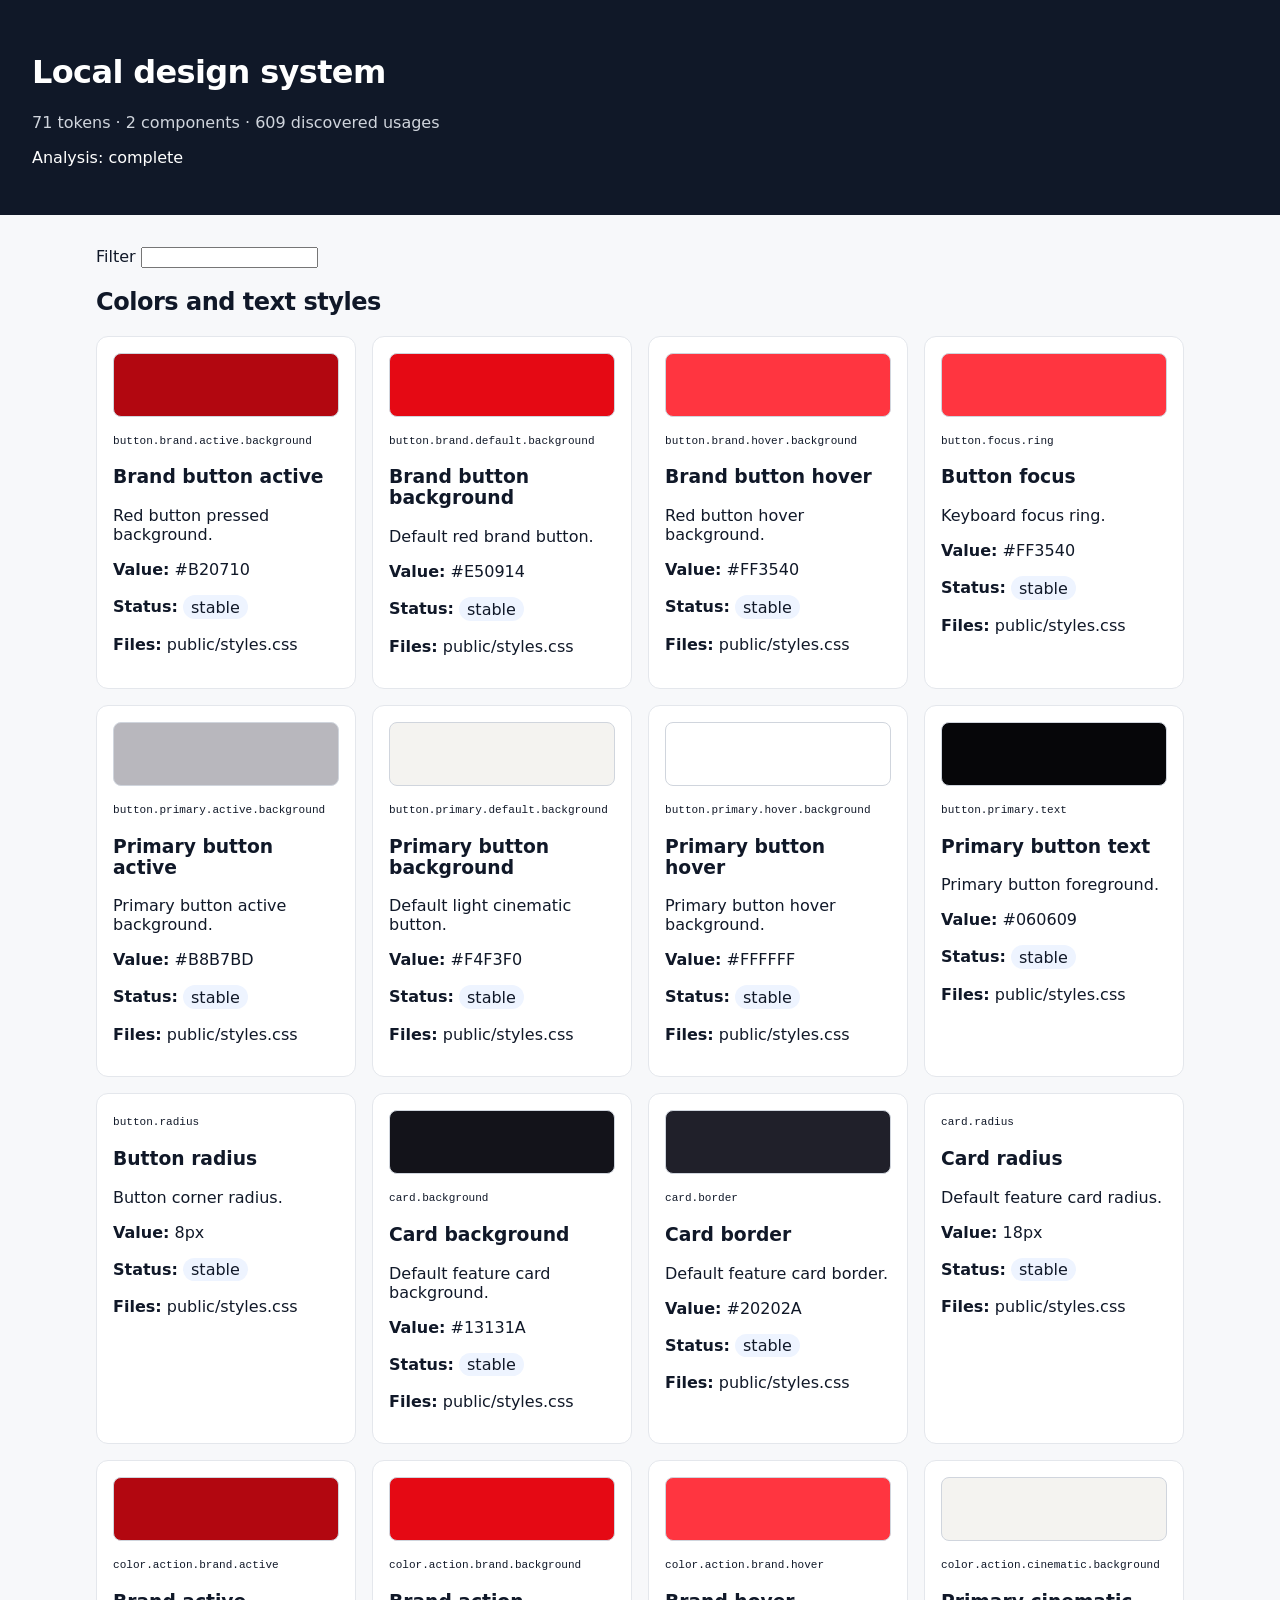
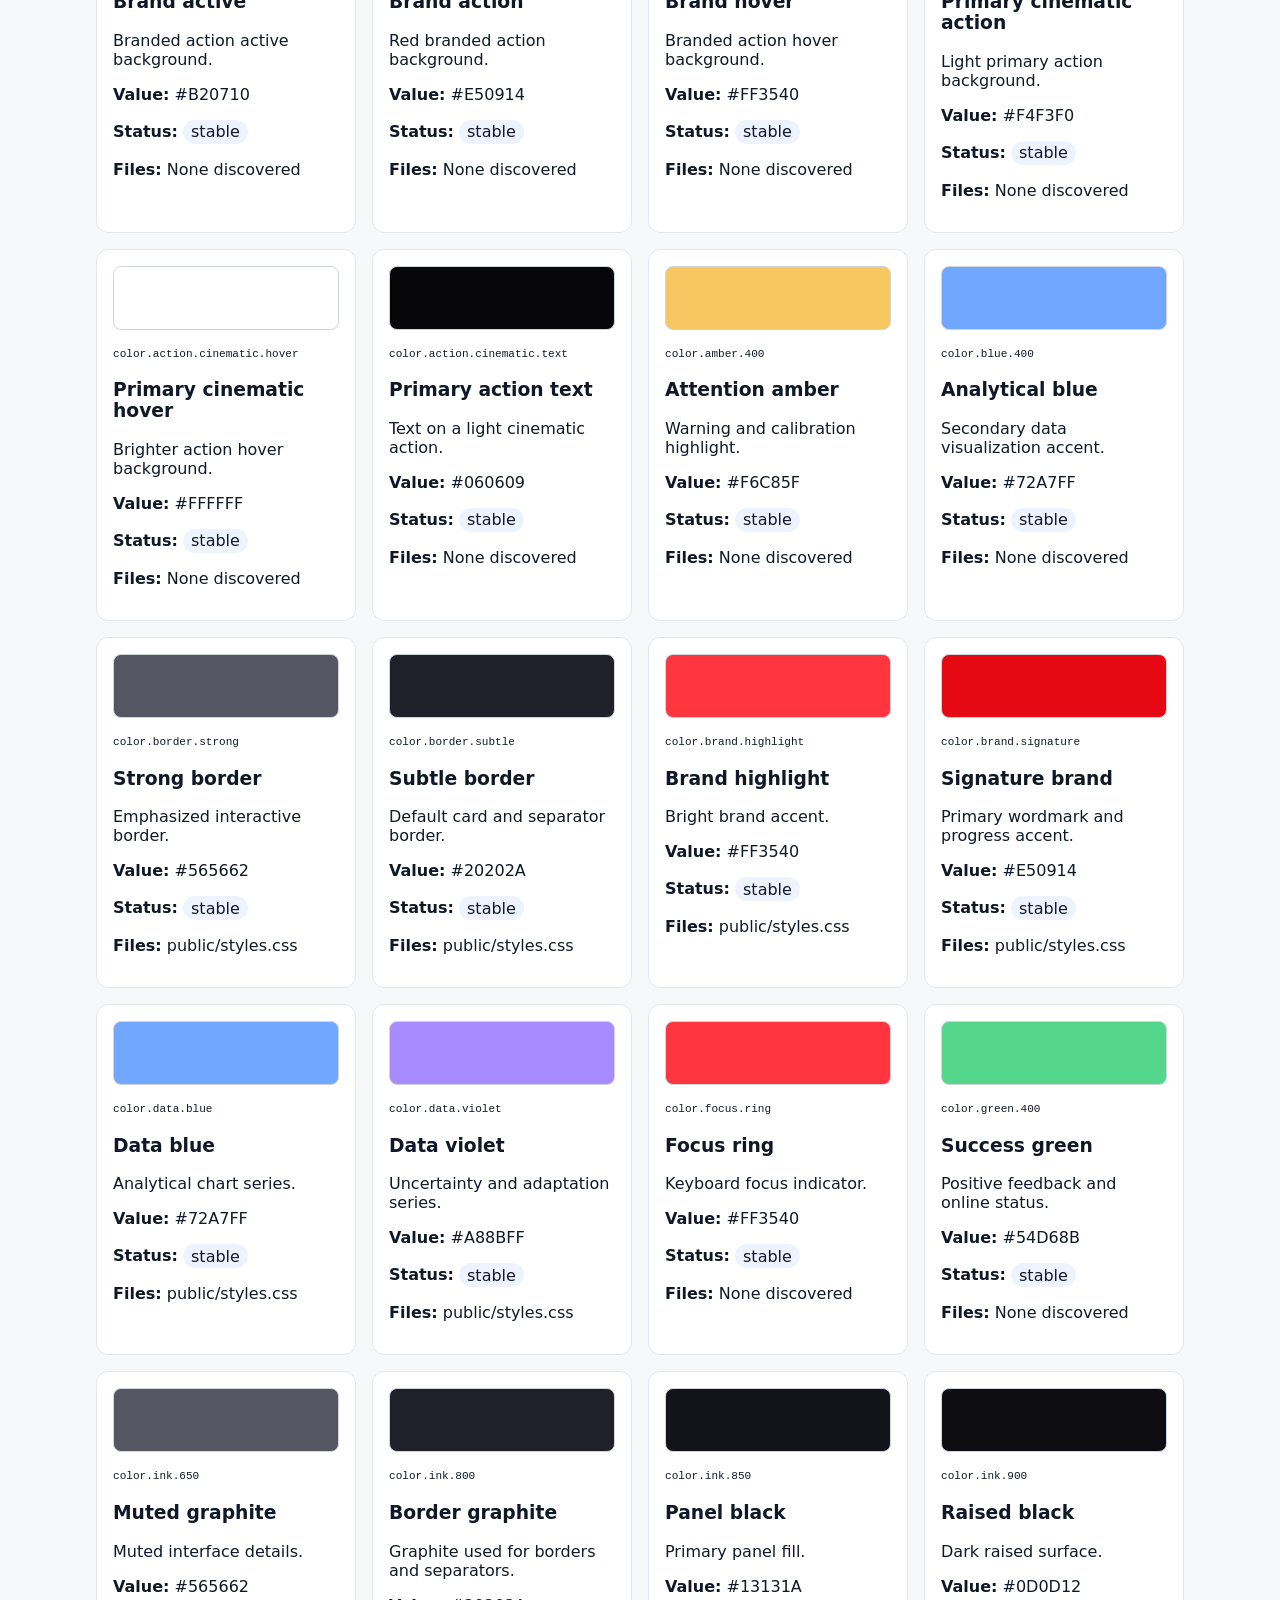
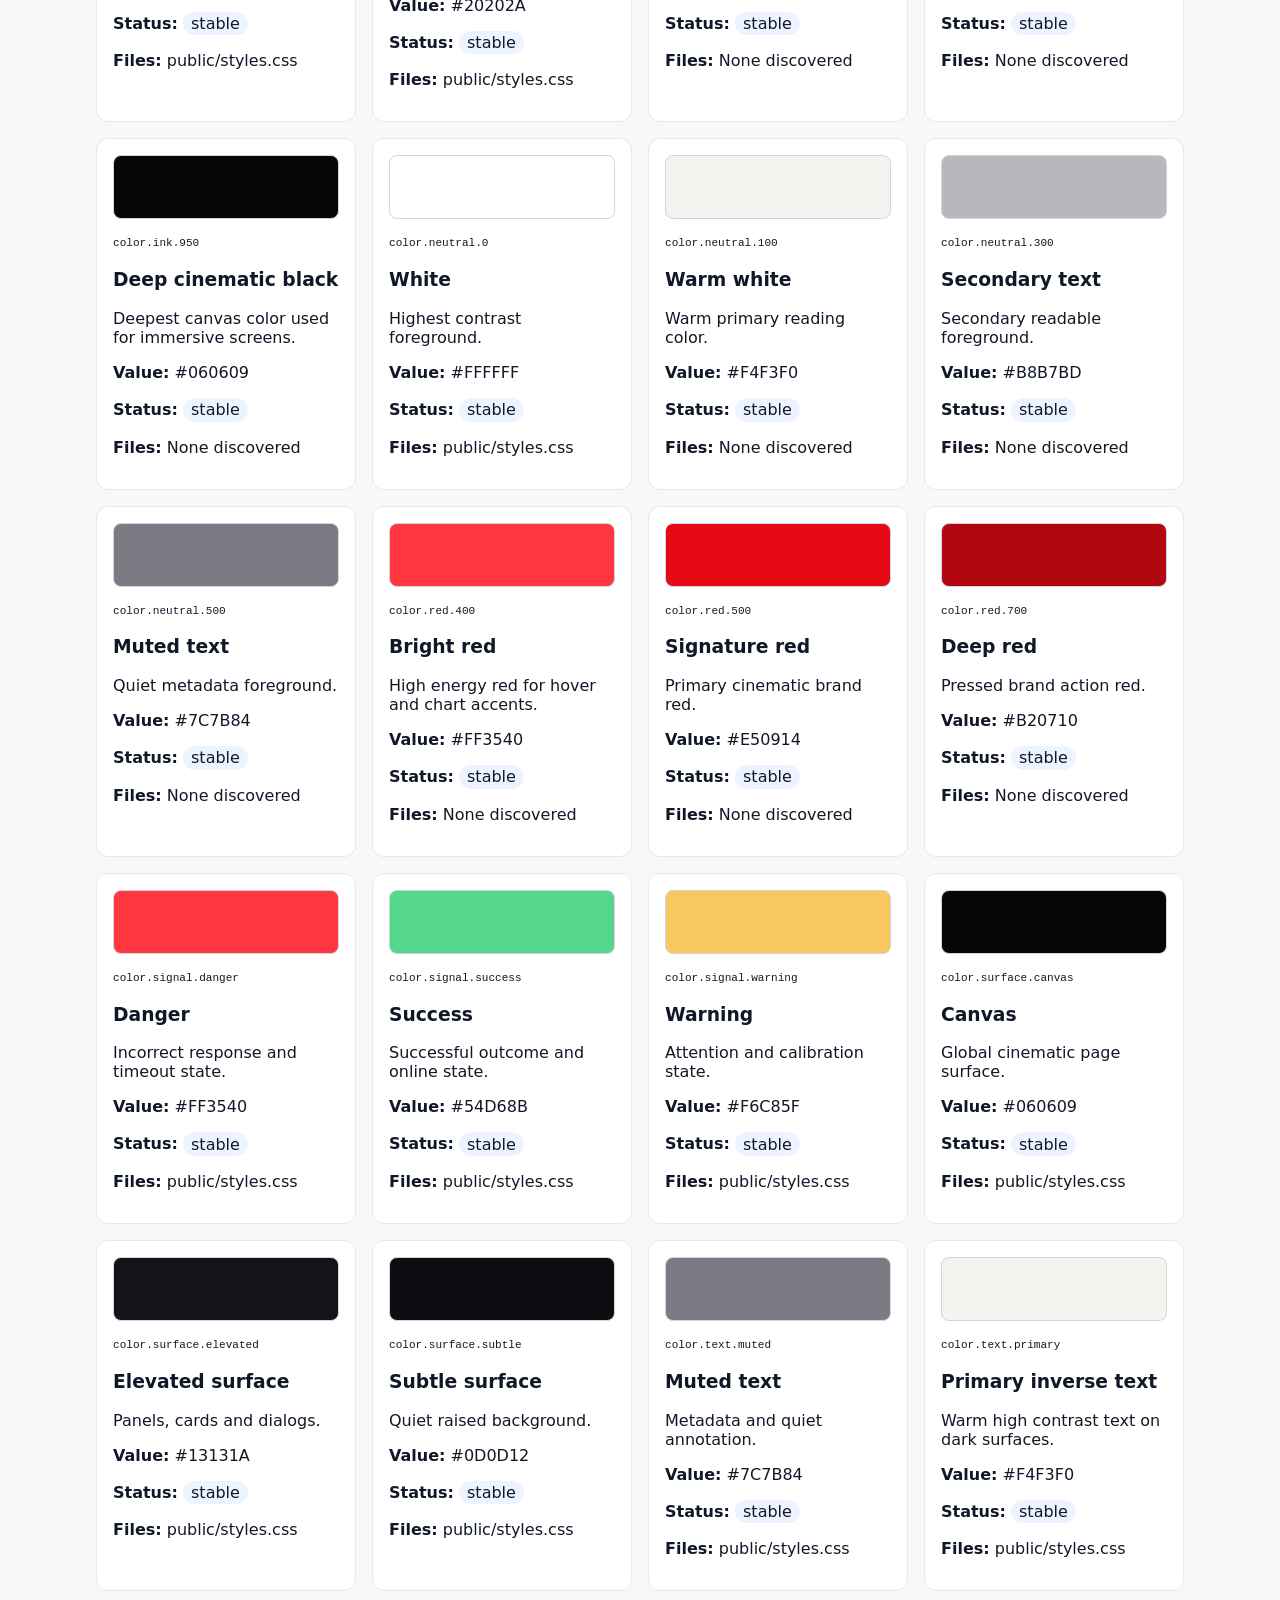
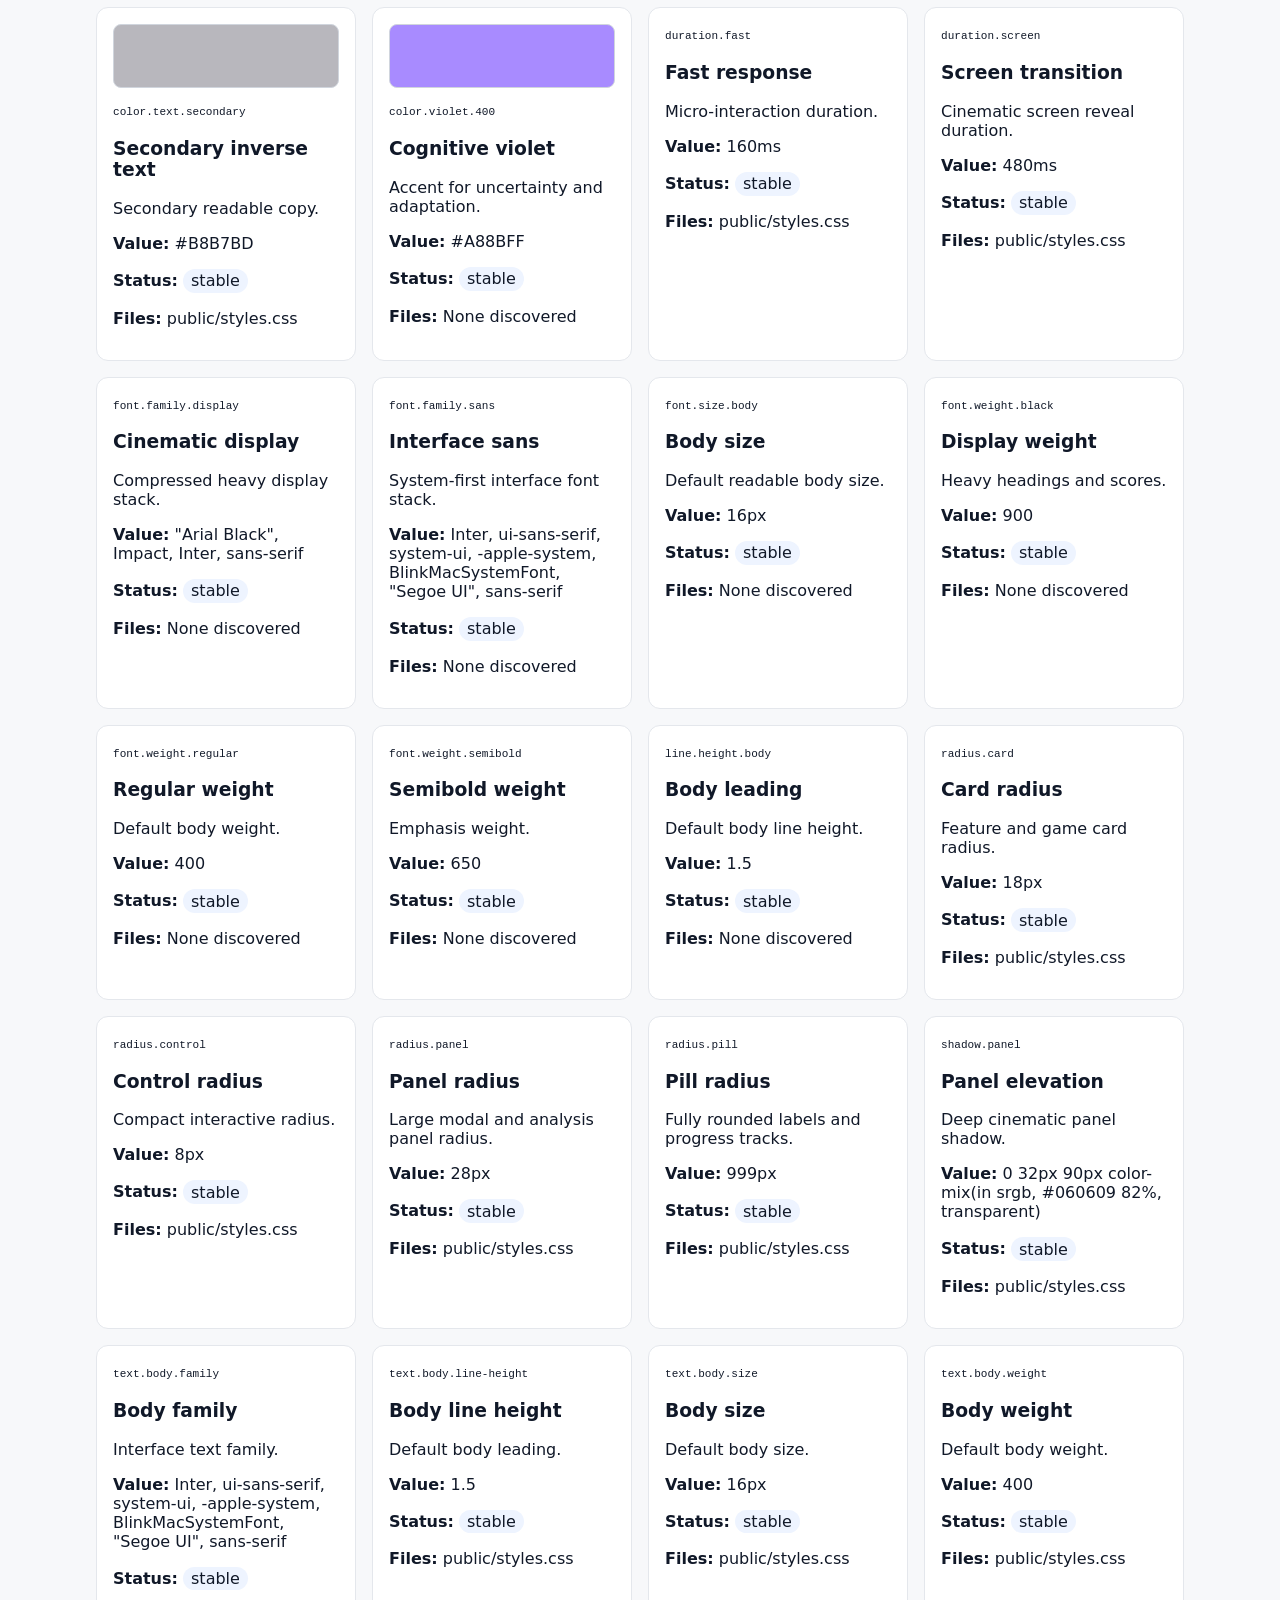
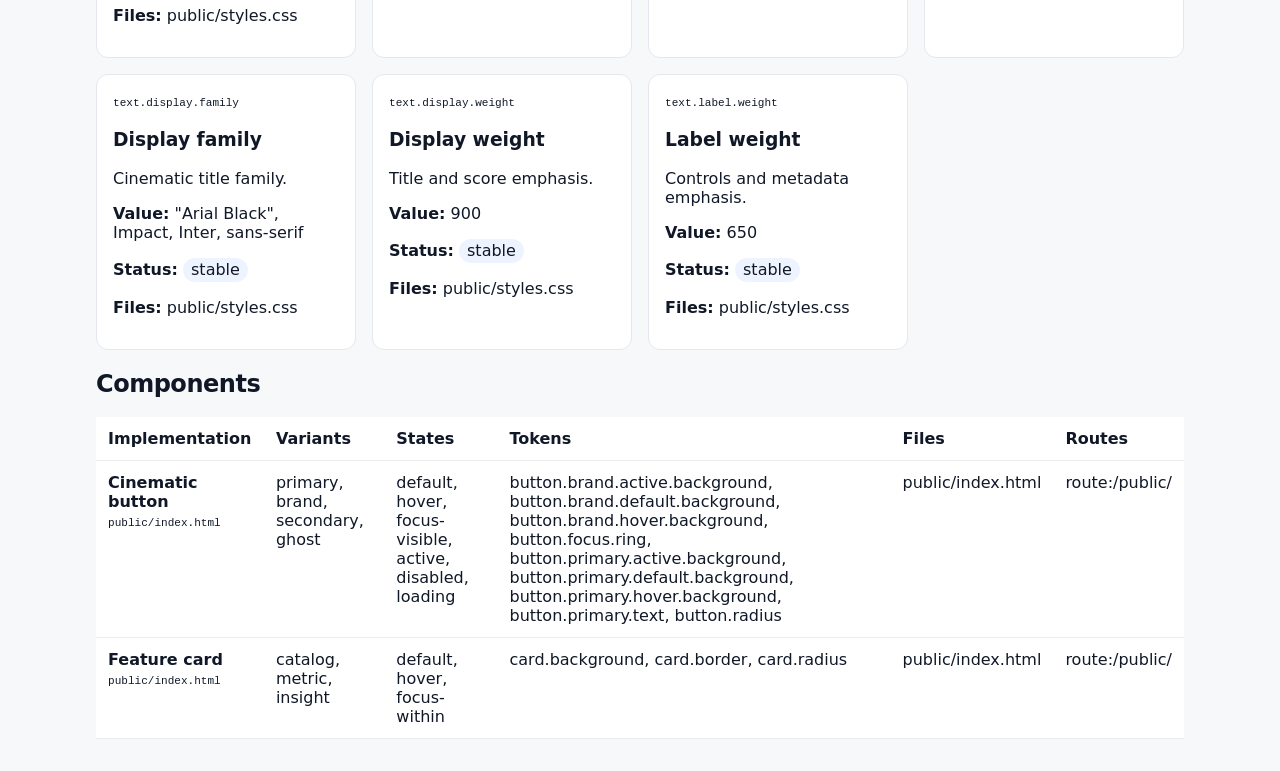
<file: .design-system/generated/catalog/index.html>
<!doctype html>
<html lang="en">
<head>
  <meta charset="utf-8">
  <meta name="viewport" content="width=device-width,initial-scale=1">
  <meta name="generator" content="design-system-governor 0.1.0">
  <title>Local design system catalog</title>
  <link rel="stylesheet" href="catalog.css">
</head>
<body>
  <!-- Generated by design-system-governor. Do not edit. -->
  <header>
    <h1>Local design system</h1>
    <p class="summary">71 tokens · 2 components · 609 discovered usages</p>
    <p class="">Analysis: complete</p>
  </header>
  <main>
    <label>Filter <input data-filter type="search"></label>
    <section>
      <h2>Colors and text styles</h2>
      <div class="grid"><article class="card" data-search="button.brand.active.background brand button active"><div class="swatch" style="background:#B20710"></div><code>button.brand.active.background</code><h3>Brand button active</h3><p>Red button pressed background.</p><p><strong>Value:</strong> #B20710</p><p><strong>Status:</strong> <span class="status">stable</span></p><p><strong>Files:</strong> public/styles.css</p></article><article class="card" data-search="button.brand.default.background brand button background"><div class="swatch" style="background:#E50914"></div><code>button.brand.default.background</code><h3>Brand button background</h3><p>Default red brand button.</p><p><strong>Value:</strong> #E50914</p><p><strong>Status:</strong> <span class="status">stable</span></p><p><strong>Files:</strong> public/styles.css</p></article><article class="card" data-search="button.brand.hover.background brand button hover"><div class="swatch" style="background:#FF3540"></div><code>button.brand.hover.background</code><h3>Brand button hover</h3><p>Red button hover background.</p><p><strong>Value:</strong> #FF3540</p><p><strong>Status:</strong> <span class="status">stable</span></p><p><strong>Files:</strong> public/styles.css</p></article><article class="card" data-search="button.focus.ring button focus"><div class="swatch" style="background:#FF3540"></div><code>button.focus.ring</code><h3>Button focus</h3><p>Keyboard focus ring.</p><p><strong>Value:</strong> #FF3540</p><p><strong>Status:</strong> <span class="status">stable</span></p><p><strong>Files:</strong> public/styles.css</p></article><article class="card" data-search="button.primary.active.background primary button active"><div class="swatch" style="background:#B8B7BD"></div><code>button.primary.active.background</code><h3>Primary button active</h3><p>Primary button active background.</p><p><strong>Value:</strong> #B8B7BD</p><p><strong>Status:</strong> <span class="status">stable</span></p><p><strong>Files:</strong> public/styles.css</p></article><article class="card" data-search="button.primary.default.background primary button background"><div class="swatch" style="background:#F4F3F0"></div><code>button.primary.default.background</code><h3>Primary button background</h3><p>Default light cinematic button.</p><p><strong>Value:</strong> #F4F3F0</p><p><strong>Status:</strong> <span class="status">stable</span></p><p><strong>Files:</strong> public/styles.css</p></article><article class="card" data-search="button.primary.hover.background primary button hover"><div class="swatch" style="background:#FFFFFF"></div><code>button.primary.hover.background</code><h3>Primary button hover</h3><p>Primary button hover background.</p><p><strong>Value:</strong> #FFFFFF</p><p><strong>Status:</strong> <span class="status">stable</span></p><p><strong>Files:</strong> public/styles.css</p></article><article class="card" data-search="button.primary.text primary button text"><div class="swatch" style="background:#060609"></div><code>button.primary.text</code><h3>Primary button text</h3><p>Primary button foreground.</p><p><strong>Value:</strong> #060609</p><p><strong>Status:</strong> <span class="status">stable</span></p><p><strong>Files:</strong> public/styles.css</p></article><article class="card" data-search="button.radius button radius"><code>button.radius</code><h3>Button radius</h3><p>Button corner radius.</p><p><strong>Value:</strong> 8px</p><p><strong>Status:</strong> <span class="status">stable</span></p><p><strong>Files:</strong> public/styles.css</p></article><article class="card" data-search="card.background card background"><div class="swatch" style="background:#13131A"></div><code>card.background</code><h3>Card background</h3><p>Default feature card background.</p><p><strong>Value:</strong> #13131A</p><p><strong>Status:</strong> <span class="status">stable</span></p><p><strong>Files:</strong> public/styles.css</p></article><article class="card" data-search="card.border card border"><div class="swatch" style="background:#20202A"></div><code>card.border</code><h3>Card border</h3><p>Default feature card border.</p><p><strong>Value:</strong> #20202A</p><p><strong>Status:</strong> <span class="status">stable</span></p><p><strong>Files:</strong> public/styles.css</p></article><article class="card" data-search="card.radius card radius"><code>card.radius</code><h3>Card radius</h3><p>Default feature card radius.</p><p><strong>Value:</strong> 18px</p><p><strong>Status:</strong> <span class="status">stable</span></p><p><strong>Files:</strong> public/styles.css</p></article><article class="card" data-search="color.action.brand.active brand active"><div class="swatch" style="background:#B20710"></div><code>color.action.brand.active</code><h3>Brand active</h3><p>Branded action active background.</p><p><strong>Value:</strong> #B20710</p><p><strong>Status:</strong> <span class="status">stable</span></p><p><strong>Files:</strong> None discovered</p></article><article class="card" data-search="color.action.brand.background brand action"><div class="swatch" style="background:#E50914"></div><code>color.action.brand.background</code><h3>Brand action</h3><p>Red branded action background.</p><p><strong>Value:</strong> #E50914</p><p><strong>Status:</strong> <span class="status">stable</span></p><p><strong>Files:</strong> None discovered</p></article><article class="card" data-search="color.action.brand.hover brand hover"><div class="swatch" style="background:#FF3540"></div><code>color.action.brand.hover</code><h3>Brand hover</h3><p>Branded action hover background.</p><p><strong>Value:</strong> #FF3540</p><p><strong>Status:</strong> <span class="status">stable</span></p><p><strong>Files:</strong> None discovered</p></article><article class="card" data-search="color.action.cinematic.background primary cinematic action"><div class="swatch" style="background:#F4F3F0"></div><code>color.action.cinematic.background</code><h3>Primary cinematic action</h3><p>Light primary action background.</p><p><strong>Value:</strong> #F4F3F0</p><p><strong>Status:</strong> <span class="status">stable</span></p><p><strong>Files:</strong> None discovered</p></article><article class="card" data-search="color.action.cinematic.hover primary cinematic hover"><div class="swatch" style="background:#FFFFFF"></div><code>color.action.cinematic.hover</code><h3>Primary cinematic hover</h3><p>Brighter action hover background.</p><p><strong>Value:</strong> #FFFFFF</p><p><strong>Status:</strong> <span class="status">stable</span></p><p><strong>Files:</strong> None discovered</p></article><article class="card" data-search="color.action.cinematic.text primary action text"><div class="swatch" style="background:#060609"></div><code>color.action.cinematic.text</code><h3>Primary action text</h3><p>Text on a light cinematic action.</p><p><strong>Value:</strong> #060609</p><p><strong>Status:</strong> <span class="status">stable</span></p><p><strong>Files:</strong> None discovered</p></article><article class="card" data-search="color.amber.400 attention amber"><div class="swatch" style="background:#F6C85F"></div><code>color.amber.400</code><h3>Attention amber</h3><p>Warning and calibration highlight.</p><p><strong>Value:</strong> #F6C85F</p><p><strong>Status:</strong> <span class="status">stable</span></p><p><strong>Files:</strong> None discovered</p></article><article class="card" data-search="color.blue.400 analytical blue"><div class="swatch" style="background:#72A7FF"></div><code>color.blue.400</code><h3>Analytical blue</h3><p>Secondary data visualization accent.</p><p><strong>Value:</strong> #72A7FF</p><p><strong>Status:</strong> <span class="status">stable</span></p><p><strong>Files:</strong> None discovered</p></article><article class="card" data-search="color.border.strong strong border"><div class="swatch" style="background:#565662"></div><code>color.border.strong</code><h3>Strong border</h3><p>Emphasized interactive border.</p><p><strong>Value:</strong> #565662</p><p><strong>Status:</strong> <span class="status">stable</span></p><p><strong>Files:</strong> public/styles.css</p></article><article class="card" data-search="color.border.subtle subtle border"><div class="swatch" style="background:#20202A"></div><code>color.border.subtle</code><h3>Subtle border</h3><p>Default card and separator border.</p><p><strong>Value:</strong> #20202A</p><p><strong>Status:</strong> <span class="status">stable</span></p><p><strong>Files:</strong> public/styles.css</p></article><article class="card" data-search="color.brand.highlight brand highlight"><div class="swatch" style="background:#FF3540"></div><code>color.brand.highlight</code><h3>Brand highlight</h3><p>Bright brand accent.</p><p><strong>Value:</strong> #FF3540</p><p><strong>Status:</strong> <span class="status">stable</span></p><p><strong>Files:</strong> public/styles.css</p></article><article class="card" data-search="color.brand.signature signature brand"><div class="swatch" style="background:#E50914"></div><code>color.brand.signature</code><h3>Signature brand</h3><p>Primary wordmark and progress accent.</p><p><strong>Value:</strong> #E50914</p><p><strong>Status:</strong> <span class="status">stable</span></p><p><strong>Files:</strong> public/styles.css</p></article><article class="card" data-search="color.data.blue data blue"><div class="swatch" style="background:#72A7FF"></div><code>color.data.blue</code><h3>Data blue</h3><p>Analytical chart series.</p><p><strong>Value:</strong> #72A7FF</p><p><strong>Status:</strong> <span class="status">stable</span></p><p><strong>Files:</strong> public/styles.css</p></article><article class="card" data-search="color.data.violet data violet"><div class="swatch" style="background:#A88BFF"></div><code>color.data.violet</code><h3>Data violet</h3><p>Uncertainty and adaptation series.</p><p><strong>Value:</strong> #A88BFF</p><p><strong>Status:</strong> <span class="status">stable</span></p><p><strong>Files:</strong> public/styles.css</p></article><article class="card" data-search="color.focus.ring focus ring"><div class="swatch" style="background:#FF3540"></div><code>color.focus.ring</code><h3>Focus ring</h3><p>Keyboard focus indicator.</p><p><strong>Value:</strong> #FF3540</p><p><strong>Status:</strong> <span class="status">stable</span></p><p><strong>Files:</strong> None discovered</p></article><article class="card" data-search="color.green.400 success green"><div class="swatch" style="background:#54D68B"></div><code>color.green.400</code><h3>Success green</h3><p>Positive feedback and online status.</p><p><strong>Value:</strong> #54D68B</p><p><strong>Status:</strong> <span class="status">stable</span></p><p><strong>Files:</strong> None discovered</p></article><article class="card" data-search="color.ink.650 muted graphite"><div class="swatch" style="background:#565662"></div><code>color.ink.650</code><h3>Muted graphite</h3><p>Muted interface details.</p><p><strong>Value:</strong> #565662</p><p><strong>Status:</strong> <span class="status">stable</span></p><p><strong>Files:</strong> public/styles.css</p></article><article class="card" data-search="color.ink.800 border graphite"><div class="swatch" style="background:#20202A"></div><code>color.ink.800</code><h3>Border graphite</h3><p>Graphite used for borders and separators.</p><p><strong>Value:</strong> #20202A</p><p><strong>Status:</strong> <span class="status">stable</span></p><p><strong>Files:</strong> public/styles.css</p></article><article class="card" data-search="color.ink.850 panel black"><div class="swatch" style="background:#13131A"></div><code>color.ink.850</code><h3>Panel black</h3><p>Primary panel fill.</p><p><strong>Value:</strong> #13131A</p><p><strong>Status:</strong> <span class="status">stable</span></p><p><strong>Files:</strong> None discovered</p></article><article class="card" data-search="color.ink.900 raised black"><div class="swatch" style="background:#0D0D12"></div><code>color.ink.900</code><h3>Raised black</h3><p>Dark raised surface.</p><p><strong>Value:</strong> #0D0D12</p><p><strong>Status:</strong> <span class="status">stable</span></p><p><strong>Files:</strong> None discovered</p></article><article class="card" data-search="color.ink.950 deep cinematic black"><div class="swatch" style="background:#060609"></div><code>color.ink.950</code><h3>Deep cinematic black</h3><p>Deepest canvas color used for immersive screens.</p><p><strong>Value:</strong> #060609</p><p><strong>Status:</strong> <span class="status">stable</span></p><p><strong>Files:</strong> None discovered</p></article><article class="card" data-search="color.neutral.0 white"><div class="swatch" style="background:#FFFFFF"></div><code>color.neutral.0</code><h3>White</h3><p>Highest contrast foreground.</p><p><strong>Value:</strong> #FFFFFF</p><p><strong>Status:</strong> <span class="status">stable</span></p><p><strong>Files:</strong> public/styles.css</p></article><article class="card" data-search="color.neutral.100 warm white"><div class="swatch" style="background:#F4F3F0"></div><code>color.neutral.100</code><h3>Warm white</h3><p>Warm primary reading color.</p><p><strong>Value:</strong> #F4F3F0</p><p><strong>Status:</strong> <span class="status">stable</span></p><p><strong>Files:</strong> None discovered</p></article><article class="card" data-search="color.neutral.300 secondary text"><div class="swatch" style="background:#B8B7BD"></div><code>color.neutral.300</code><h3>Secondary text</h3><p>Secondary readable foreground.</p><p><strong>Value:</strong> #B8B7BD</p><p><strong>Status:</strong> <span class="status">stable</span></p><p><strong>Files:</strong> None discovered</p></article><article class="card" data-search="color.neutral.500 muted text"><div class="swatch" style="background:#7C7B84"></div><code>color.neutral.500</code><h3>Muted text</h3><p>Quiet metadata foreground.</p><p><strong>Value:</strong> #7C7B84</p><p><strong>Status:</strong> <span class="status">stable</span></p><p><strong>Files:</strong> None discovered</p></article><article class="card" data-search="color.red.400 bright red"><div class="swatch" style="background:#FF3540"></div><code>color.red.400</code><h3>Bright red</h3><p>High energy red for hover and chart accents.</p><p><strong>Value:</strong> #FF3540</p><p><strong>Status:</strong> <span class="status">stable</span></p><p><strong>Files:</strong> None discovered</p></article><article class="card" data-search="color.red.500 signature red"><div class="swatch" style="background:#E50914"></div><code>color.red.500</code><h3>Signature red</h3><p>Primary cinematic brand red.</p><p><strong>Value:</strong> #E50914</p><p><strong>Status:</strong> <span class="status">stable</span></p><p><strong>Files:</strong> None discovered</p></article><article class="card" data-search="color.red.700 deep red"><div class="swatch" style="background:#B20710"></div><code>color.red.700</code><h3>Deep red</h3><p>Pressed brand action red.</p><p><strong>Value:</strong> #B20710</p><p><strong>Status:</strong> <span class="status">stable</span></p><p><strong>Files:</strong> None discovered</p></article><article class="card" data-search="color.signal.danger danger"><div class="swatch" style="background:#FF3540"></div><code>color.signal.danger</code><h3>Danger</h3><p>Incorrect response and timeout state.</p><p><strong>Value:</strong> #FF3540</p><p><strong>Status:</strong> <span class="status">stable</span></p><p><strong>Files:</strong> public/styles.css</p></article><article class="card" data-search="color.signal.success success"><div class="swatch" style="background:#54D68B"></div><code>color.signal.success</code><h3>Success</h3><p>Successful outcome and online state.</p><p><strong>Value:</strong> #54D68B</p><p><strong>Status:</strong> <span class="status">stable</span></p><p><strong>Files:</strong> public/styles.css</p></article><article class="card" data-search="color.signal.warning warning"><div class="swatch" style="background:#F6C85F"></div><code>color.signal.warning</code><h3>Warning</h3><p>Attention and calibration state.</p><p><strong>Value:</strong> #F6C85F</p><p><strong>Status:</strong> <span class="status">stable</span></p><p><strong>Files:</strong> public/styles.css</p></article><article class="card" data-search="color.surface.canvas canvas"><div class="swatch" style="background:#060609"></div><code>color.surface.canvas</code><h3>Canvas</h3><p>Global cinematic page surface.</p><p><strong>Value:</strong> #060609</p><p><strong>Status:</strong> <span class="status">stable</span></p><p><strong>Files:</strong> public/styles.css</p></article><article class="card" data-search="color.surface.elevated elevated surface"><div class="swatch" style="background:#13131A"></div><code>color.surface.elevated</code><h3>Elevated surface</h3><p>Panels, cards and dialogs.</p><p><strong>Value:</strong> #13131A</p><p><strong>Status:</strong> <span class="status">stable</span></p><p><strong>Files:</strong> public/styles.css</p></article><article class="card" data-search="color.surface.subtle subtle surface"><div class="swatch" style="background:#0D0D12"></div><code>color.surface.subtle</code><h3>Subtle surface</h3><p>Quiet raised background.</p><p><strong>Value:</strong> #0D0D12</p><p><strong>Status:</strong> <span class="status">stable</span></p><p><strong>Files:</strong> public/styles.css</p></article><article class="card" data-search="color.text.muted muted text"><div class="swatch" style="background:#7C7B84"></div><code>color.text.muted</code><h3>Muted text</h3><p>Metadata and quiet annotation.</p><p><strong>Value:</strong> #7C7B84</p><p><strong>Status:</strong> <span class="status">stable</span></p><p><strong>Files:</strong> public/styles.css</p></article><article class="card" data-search="color.text.primary primary inverse text"><div class="swatch" style="background:#F4F3F0"></div><code>color.text.primary</code><h3>Primary inverse text</h3><p>Warm high contrast text on dark surfaces.</p><p><strong>Value:</strong> #F4F3F0</p><p><strong>Status:</strong> <span class="status">stable</span></p><p><strong>Files:</strong> public/styles.css</p></article><article class="card" data-search="color.text.secondary secondary inverse text"><div class="swatch" style="background:#B8B7BD"></div><code>color.text.secondary</code><h3>Secondary inverse text</h3><p>Secondary readable copy.</p><p><strong>Value:</strong> #B8B7BD</p><p><strong>Status:</strong> <span class="status">stable</span></p><p><strong>Files:</strong> public/styles.css</p></article><article class="card" data-search="color.violet.400 cognitive violet"><div class="swatch" style="background:#A88BFF"></div><code>color.violet.400</code><h3>Cognitive violet</h3><p>Accent for uncertainty and adaptation.</p><p><strong>Value:</strong> #A88BFF</p><p><strong>Status:</strong> <span class="status">stable</span></p><p><strong>Files:</strong> None discovered</p></article><article class="card" data-search="duration.fast fast response"><code>duration.fast</code><h3>Fast response</h3><p>Micro-interaction duration.</p><p><strong>Value:</strong> 160ms</p><p><strong>Status:</strong> <span class="status">stable</span></p><p><strong>Files:</strong> public/styles.css</p></article><article class="card" data-search="duration.screen screen transition"><code>duration.screen</code><h3>Screen transition</h3><p>Cinematic screen reveal duration.</p><p><strong>Value:</strong> 480ms</p><p><strong>Status:</strong> <span class="status">stable</span></p><p><strong>Files:</strong> public/styles.css</p></article><article class="card" data-search="font.family.display cinematic display"><code>font.family.display</code><h3>Cinematic display</h3><p>Compressed heavy display stack.</p><p><strong>Value:</strong> &quot;Arial Black&quot;, Impact, Inter, sans-serif</p><p><strong>Status:</strong> <span class="status">stable</span></p><p><strong>Files:</strong> None discovered</p></article><article class="card" data-search="font.family.sans interface sans"><code>font.family.sans</code><h3>Interface sans</h3><p>System-first interface font stack.</p><p><strong>Value:</strong> Inter, ui-sans-serif, system-ui, -apple-system, BlinkMacSystemFont, &quot;Segoe UI&quot;, sans-serif</p><p><strong>Status:</strong> <span class="status">stable</span></p><p><strong>Files:</strong> None discovered</p></article><article class="card" data-search="font.size.body body size"><code>font.size.body</code><h3>Body size</h3><p>Default readable body size.</p><p><strong>Value:</strong> 16px</p><p><strong>Status:</strong> <span class="status">stable</span></p><p><strong>Files:</strong> None discovered</p></article><article class="card" data-search="font.weight.black display weight"><code>font.weight.black</code><h3>Display weight</h3><p>Heavy headings and scores.</p><p><strong>Value:</strong> 900</p><p><strong>Status:</strong> <span class="status">stable</span></p><p><strong>Files:</strong> None discovered</p></article><article class="card" data-search="font.weight.regular regular weight"><code>font.weight.regular</code><h3>Regular weight</h3><p>Default body weight.</p><p><strong>Value:</strong> 400</p><p><strong>Status:</strong> <span class="status">stable</span></p><p><strong>Files:</strong> None discovered</p></article><article class="card" data-search="font.weight.semibold semibold weight"><code>font.weight.semibold</code><h3>Semibold weight</h3><p>Emphasis weight.</p><p><strong>Value:</strong> 650</p><p><strong>Status:</strong> <span class="status">stable</span></p><p><strong>Files:</strong> None discovered</p></article><article class="card" data-search="line.height.body body leading"><code>line.height.body</code><h3>Body leading</h3><p>Default body line height.</p><p><strong>Value:</strong> 1.5</p><p><strong>Status:</strong> <span class="status">stable</span></p><p><strong>Files:</strong> None discovered</p></article><article class="card" data-search="radius.card card radius"><code>radius.card</code><h3>Card radius</h3><p>Feature and game card radius.</p><p><strong>Value:</strong> 18px</p><p><strong>Status:</strong> <span class="status">stable</span></p><p><strong>Files:</strong> public/styles.css</p></article><article class="card" data-search="radius.control control radius"><code>radius.control</code><h3>Control radius</h3><p>Compact interactive radius.</p><p><strong>Value:</strong> 8px</p><p><strong>Status:</strong> <span class="status">stable</span></p><p><strong>Files:</strong> public/styles.css</p></article><article class="card" data-search="radius.panel panel radius"><code>radius.panel</code><h3>Panel radius</h3><p>Large modal and analysis panel radius.</p><p><strong>Value:</strong> 28px</p><p><strong>Status:</strong> <span class="status">stable</span></p><p><strong>Files:</strong> public/styles.css</p></article><article class="card" data-search="radius.pill pill radius"><code>radius.pill</code><h3>Pill radius</h3><p>Fully rounded labels and progress tracks.</p><p><strong>Value:</strong> 999px</p><p><strong>Status:</strong> <span class="status">stable</span></p><p><strong>Files:</strong> public/styles.css</p></article><article class="card" data-search="shadow.panel panel elevation"><code>shadow.panel</code><h3>Panel elevation</h3><p>Deep cinematic panel shadow.</p><p><strong>Value:</strong> 0 32px 90px color-mix(in srgb, #060609 82%, transparent)</p><p><strong>Status:</strong> <span class="status">stable</span></p><p><strong>Files:</strong> public/styles.css</p></article><article class="card" data-search="text.body.family body family"><code>text.body.family</code><h3>Body family</h3><p>Interface text family.</p><p><strong>Value:</strong> Inter, ui-sans-serif, system-ui, -apple-system, BlinkMacSystemFont, &quot;Segoe UI&quot;, sans-serif</p><p><strong>Status:</strong> <span class="status">stable</span></p><p><strong>Files:</strong> public/styles.css</p></article><article class="card" data-search="text.body.line-height body line height"><code>text.body.line-height</code><h3>Body line height</h3><p>Default body leading.</p><p><strong>Value:</strong> 1.5</p><p><strong>Status:</strong> <span class="status">stable</span></p><p><strong>Files:</strong> public/styles.css</p></article><article class="card" data-search="text.body.size body size"><code>text.body.size</code><h3>Body size</h3><p>Default body size.</p><p><strong>Value:</strong> 16px</p><p><strong>Status:</strong> <span class="status">stable</span></p><p><strong>Files:</strong> public/styles.css</p></article><article class="card" data-search="text.body.weight body weight"><code>text.body.weight</code><h3>Body weight</h3><p>Default body weight.</p><p><strong>Value:</strong> 400</p><p><strong>Status:</strong> <span class="status">stable</span></p><p><strong>Files:</strong> public/styles.css</p></article><article class="card" data-search="text.display.family display family"><code>text.display.family</code><h3>Display family</h3><p>Cinematic title family.</p><p><strong>Value:</strong> &quot;Arial Black&quot;, Impact, Inter, sans-serif</p><p><strong>Status:</strong> <span class="status">stable</span></p><p><strong>Files:</strong> public/styles.css</p></article><article class="card" data-search="text.display.weight display weight"><code>text.display.weight</code><h3>Display weight</h3><p>Title and score emphasis.</p><p><strong>Value:</strong> 900</p><p><strong>Status:</strong> <span class="status">stable</span></p><p><strong>Files:</strong> public/styles.css</p></article><article class="card" data-search="text.label.weight label weight"><code>text.label.weight</code><h3>Label weight</h3><p>Controls and metadata emphasis.</p><p><strong>Value:</strong> 650</p><p><strong>Status:</strong> <span class="status">stable</span></p><p><strong>Files:</strong> public/styles.css</p></article></div>
    </section>
    <section>
      <h2>Components</h2>
      <table>
        <thead><tr><th>Implementation</th><th>Variants</th><th>States</th><th>Tokens</th><th>Files</th><th>Routes</th></tr></thead>
        <tbody><tr data-search="button triggers primary, branded, secondary and quiet actions."><td><strong>Cinematic button</strong><br><code>public/index.html</code></td><td>primary, brand, secondary, ghost</td><td>default, hover, focus-visible, active, disabled, loading</td><td>button.brand.active.background, button.brand.default.background, button.brand.hover.background, button.focus.ring, button.primary.active.background, button.primary.default.background, button.primary.hover.background, button.primary.text, button.radius</td><td>public/index.html</td><td>route:/public/</td></tr><tr data-search="feature-card presents a mini-game, insight or result in a raised cinematic panel."><td><strong>Feature card</strong><br><code>public/index.html</code></td><td>catalog, metric, insight</td><td>default, hover, focus-within</td><td>card.background, card.border, card.radius</td><td>public/index.html</td><td>route:/public/</td></tr></tbody>
      </table>
    </section>
  </main>
  <script src="catalog.js"></script>
</body>
</html>
</file>
<file: .design-system/generated/catalog/catalog.css>
/* Generated by design-system-governor. Do not edit. */
:root{color-scheme:light;font-family:system-ui,sans-serif;background:#f7f8fa;color:#101828}
*{box-sizing:border-box}
body{margin:0}
header{padding:2rem;background:#101828;color:#fff}
main{max-width:72rem;margin:auto;padding:2rem}
h1,h2{letter-spacing:-.02em}
.summary{color:#d0d5dd}
.grid{display:grid;grid-template-columns:repeat(auto-fit,minmax(16rem,1fr));gap:1rem}
.card{background:#fff;border:1px solid #e4e7ec;border-radius:.75rem;padding:1rem}
.swatch{height:4rem;border:1px solid #d0d5dd;border-radius:.5rem;margin-bottom:.75rem}
code{font-size:.85em;overflow-wrap:anywhere}
table{width:100%;border-collapse:collapse;background:#fff}
th,td{text-align:left;padding:.75rem;border-bottom:1px solid #eaecf0;vertical-align:top}
.status{display:inline-block;padding:.15rem .5rem;border-radius:999px;background:#eef4ff}
.partial{color:#b54708}
</file>
